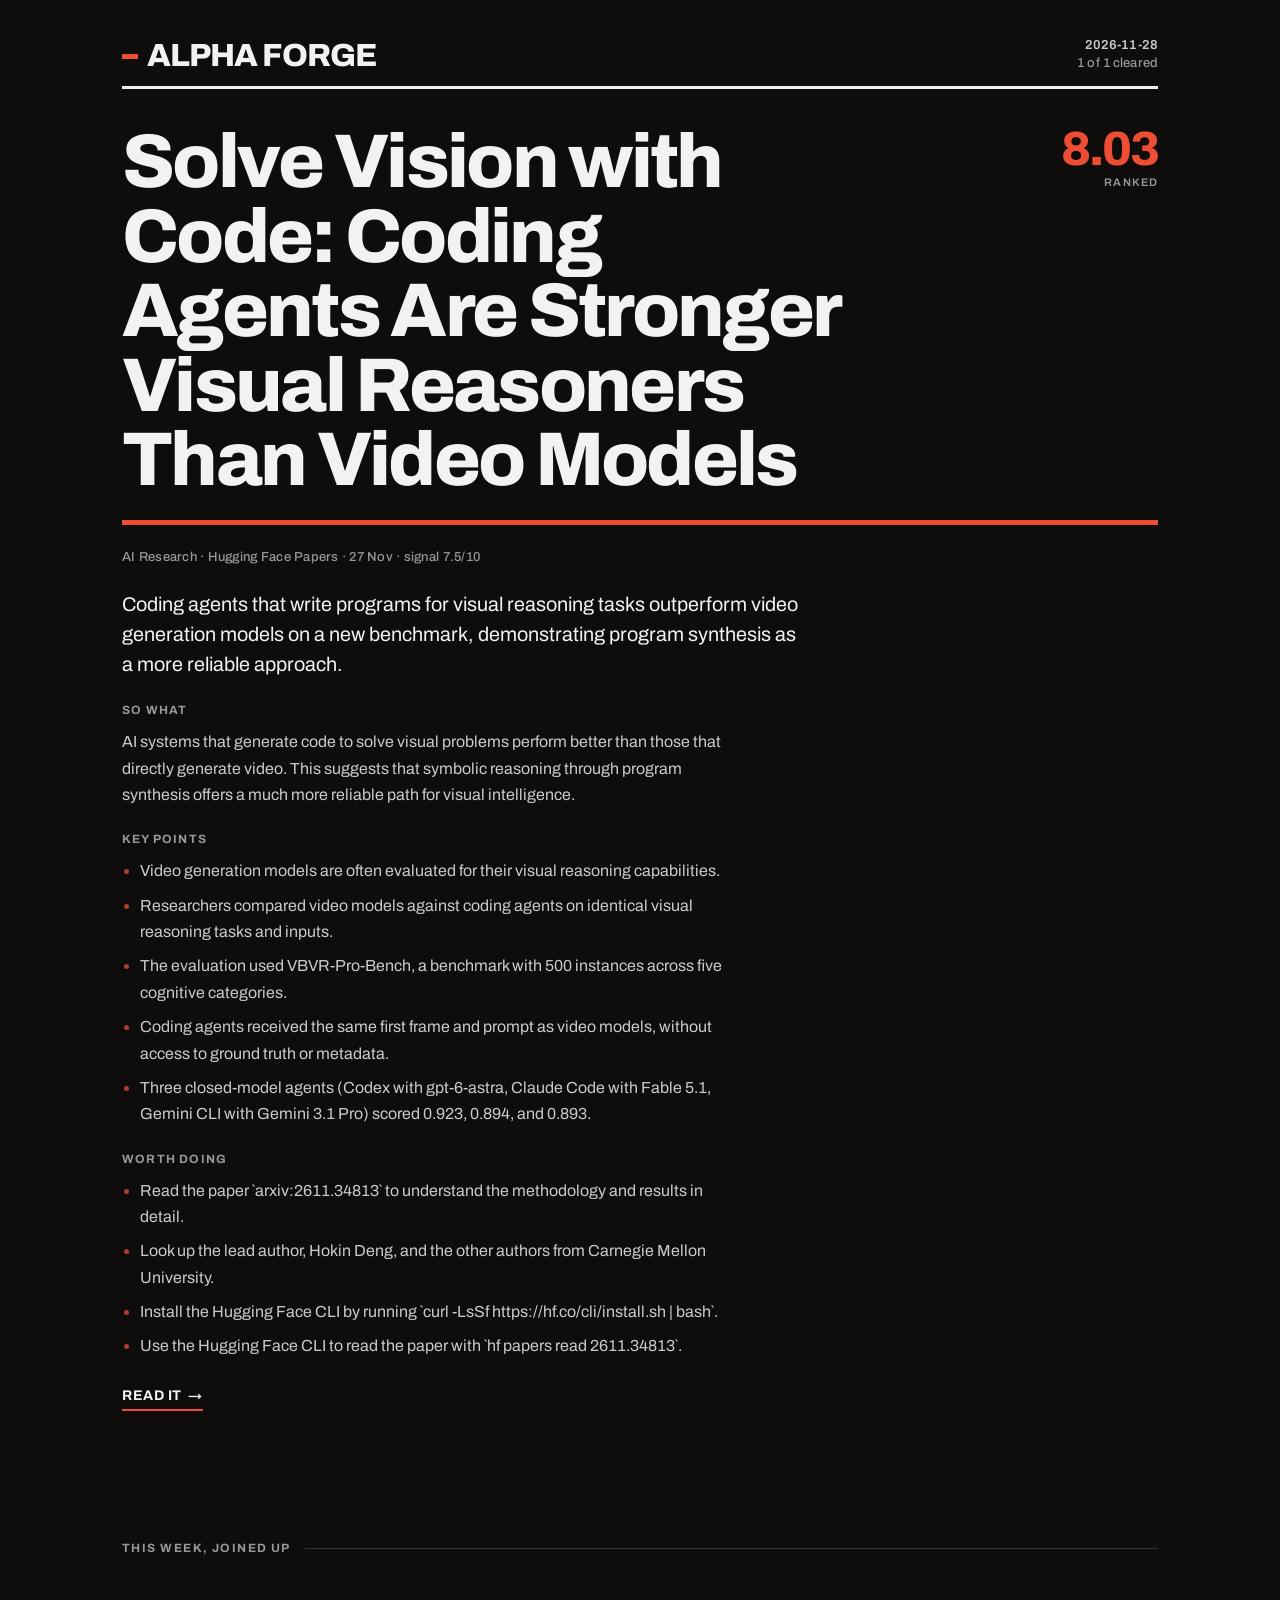
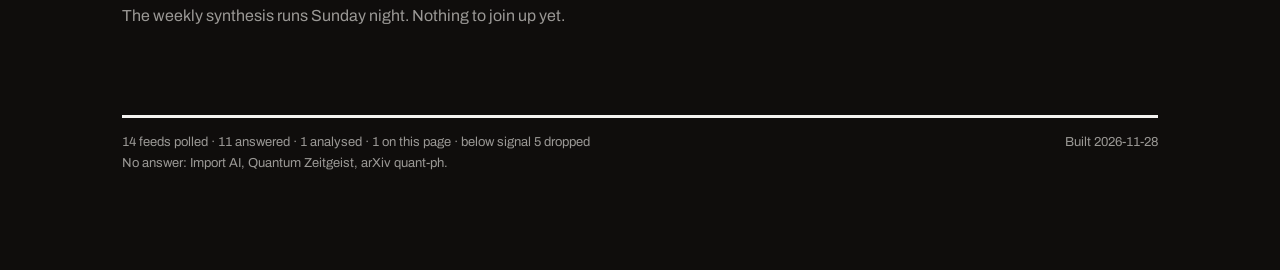
<file: index.html>
<!DOCTYPE html>
<html lang="en">
<head>
    <meta charset="UTF-8">
    <meta name="viewport" content="width=device-width, initial-scale=1.0">
    <title>Alpha Forge &mdash; 2026-11-28</title>
    <link rel="icon" href="data:image/svg+xml,<svg xmlns='http://www.w3.org/2000/svg' viewBox='0 0 16 16'><rect width='16' height='16' fill='%230D0D0C'/><rect x='2' y='6' width='12' height='4' fill='%23F0442A'/></svg>">
    <link rel="preconnect" href="https://fonts.googleapis.com">
    <link rel="preconnect" href="https://fonts.gstatic.com" crossorigin>
    <link href="https://fonts.googleapis.com/css2?family=Archivo:wght@400..800&display=swap" rel="stylesheet">
    <style>
        :root {
            color-scheme: dark;

            /* Night edition: newsprint inverted. Ground is near-black with a
               trace of warmth so it sits beside an editor without going blue. */
            --bg:        oklch(0.16 0.004 60);
            --bg-sunk:   oklch(0.13 0.004 60);
            --rule:      oklch(0.32 0.006 60);
            --rule-firm: oklch(0.54 0.008 60);

            --ink:       oklch(0.96 0.003 80);
            --ink-2:     oklch(0.84 0.004 80);
            --ink-3:     oklch(0.68 0.005 80);

            /* One accent. It belongs to rank and to the lead rule. Nothing else. */
            --signal:    oklch(0.64 0.20 32);
            --signal-dim: oklch(0.52 0.15 32);

            --font: 'Archivo', ui-sans-serif, "Segoe UI", system-ui, sans-serif;

            --s1: 4px;  --s2: 8px;  --s3: 14px;
            --s4: 22px; --s5: 36px; --s6: 64px;

            --z-sticky: 100;
        }

        * { box-sizing: border-box; }

        html { -webkit-text-size-adjust: 100%; }

        body {
            font-family: var(--font);
            font-size: 1rem;
            font-weight: 400;
            line-height: 1.65;
            background: var(--bg);
            color: var(--ink);
            margin: 0;
            font-variant-numeric: tabular-nums;
            -webkit-font-smoothing: antialiased;
            text-rendering: optimizeLegibility;
        }

        .sheet {
            max-width: 1080px;
            margin: 0 auto;
            padding: var(--s5) var(--s4) 96px;
        }

        /* ---------- masthead ---------- */
        .masthead {
            display: flex;
            align-items: flex-end;
            justify-content: space-between;
            gap: var(--s4);
            flex-wrap: wrap;
            padding-bottom: var(--s3);
            border-bottom: 3px solid var(--ink);
        }

        .wordmark {
            font-size: clamp(1.5rem, 1.2rem + 1.2vw, 2rem);
            font-weight: 800;
            letter-spacing: -0.03em;
            line-height: 1;
            margin: 0;
            text-transform: uppercase;
        }
        .wordmark .bar {
            display: inline-block;
            width: 0.5em;
            height: 0.16em;
            background: var(--signal);
            margin-right: 0.28em;
            vertical-align: 0.22em;
        }

        .dateline {
            font-size: 0.8125rem;
            font-weight: 500;
            line-height: 1.4;
            color: var(--ink-3);
            text-align: right;
            letter-spacing: 0.01em;
        }
        .dateline b { color: var(--ink-2); font-weight: 600; }

        /* ---------- stale notice ---------- */
        .stale {
            display: flex;
            gap: var(--s3);
            align-items: baseline;
            font-size: 0.9375rem;
            line-height: 1.5;
            color: var(--ink-2);
            background: var(--bg-sunk);
            border-bottom: 1px solid var(--rule);
            padding: var(--s3) var(--s4);
            margin: 0 calc(var(--s4) * -1);
        }
        .stale-flag {
            flex-shrink: 0;
            font-size: 0.75rem;
            font-weight: 700;
            letter-spacing: 0.08em;
            text-transform: uppercase;
            color: var(--bg);
            background: var(--signal);
            padding: 2px 8px;
        }

        /* ---------- the lead ---------- */
        .lead { padding: var(--s5) 0 var(--s6); }

        .lead-head {
            display: grid;
            grid-template-columns: 1fr auto;
            gap: var(--s4);
            align-items: start;
        }

        .lead h2 {
            font-size: clamp(2.25rem, 1.1rem + 4.6vw, 4.75rem);
            font-weight: 800;
            line-height: 0.98;
            letter-spacing: -0.035em;
            margin: 0;
            text-wrap: balance;
            max-width: 18ch;
        }

        .score {
            font-size: clamp(1.75rem, 1rem + 2.6vw, 3rem);
            font-weight: 800;
            line-height: 1;
            letter-spacing: -0.04em;
            color: var(--signal);
            text-align: right;
        }
        .score small {
            display: block;
            font-size: 0.6875rem;
            font-weight: 600;
            letter-spacing: 0.1em;
            text-transform: uppercase;
            color: var(--ink-3);
            margin-top: var(--s1);
        }

        .lead-rule {
            height: 5px;
            background: var(--signal);
            margin: var(--s4) 0;
        }

        .deck {
            font-size: clamp(1.0625rem, 1rem + 0.3vw, 1.3125rem);
            line-height: 1.5;
            color: var(--ink);
            max-width: 62ch;
            margin: 0 0 var(--s4);
            text-wrap: pretty;
        }

        .credit {
            font-size: 0.8125rem;
            font-weight: 500;
            color: var(--ink-3);
            letter-spacing: 0.02em;
            margin-bottom: var(--s4);
        }
        .credit .old { color: var(--signal); }

        /* ---------- the band: items 2 and 3 ---------- */
        .band {
            display: grid;
            grid-template-columns: repeat(auto-fit, minmax(300px, 1fr));
            gap: 0;
            border-top: 1px solid var(--rule-firm);
        }
        .band > * + * { border-left: 1px solid var(--rule); }

        .band-item { padding: var(--s4) var(--s4) var(--s5); }
        .band-item:first-child { padding-left: 0; }
        .band-item:last-child { padding-right: 0; }

        .band-item h3 {
            font-size: 1.375rem;
            font-weight: 700;
            line-height: 1.15;
            letter-spacing: -0.02em;
            margin: 0 0 var(--s3);
            text-wrap: balance;
        }
        .band-score {
            font-size: 0.9375rem;
            font-weight: 700;
            color: var(--signal);
            margin-bottom: var(--s2);
        }

        /* ---------- the tail: items 4+ ---------- */
        .tail { border-top: 1px solid var(--rule-firm); }
        .tail-row {
            display: grid;
            grid-template-columns: 4.5rem 1fr auto;
            gap: var(--s4);
            align-items: baseline;
            padding: var(--s3) 0;
            border-bottom: 1px solid var(--rule);
        }
        .tail-rank { font-weight: 700; color: var(--signal); }
        .tail-title { font-weight: 600; line-height: 1.3; }
        .tail-title p {
            font-weight: 400;
            font-size: 0.9375rem;
            color: var(--ink-3);
            margin: var(--s1) 0 0;
            max-width: 68ch;
        }
        .tail-src { font-size: 0.8125rem; color: var(--ink-3); white-space: nowrap; }

        /* ---------- section headings ---------- */
        .rubric {
            display: flex;
            align-items: center;
            gap: var(--s3);
            font-size: 0.75rem;
            font-weight: 700;
            letter-spacing: 0.12em;
            text-transform: uppercase;
            color: var(--ink-3);
            margin: var(--s6) 0 var(--s4);
        }
        .rubric::after {
            content: "";
            flex: 1;
            height: 1px;
            background: var(--rule);
        }
        .rubric .n { color: var(--signal); }

        /* ---------- prose inside a story ---------- */
        .story-body { max-width: 68ch; }
        .story-body h4 {
            font-size: 0.75rem;
            font-weight: 700;
            letter-spacing: 0.1em;
            text-transform: uppercase;
            color: var(--ink-3);
            margin: var(--s4) 0 var(--s2);
        }
        .story-body p { margin: 0 0 var(--s3); color: var(--ink-2); text-wrap: pretty; }
        .story-body ul { margin: 0 0 var(--s4); padding-left: 1.1em; }
        .story-body li { margin-bottom: var(--s2); color: var(--ink-2); }
        .story-body li::marker { color: var(--signal-dim); }

        .sources { font-size: 0.875rem; color: var(--ink-3); }
        .sources li { color: var(--ink-3); margin-bottom: var(--s1); }

        /* ---------- links ---------- */
        a { color: inherit; }

        .read {
            display: inline-flex;
            align-items: baseline;
            gap: 0.45em;
            font-size: 0.875rem;
            font-weight: 700;
            letter-spacing: 0.04em;
            text-transform: uppercase;
            text-decoration: none;
            color: var(--ink);
            border-bottom: 2px solid var(--signal);
            padding-bottom: 2px;
            transition: color 160ms cubic-bezier(0.2, 0, 0, 1);
        }
        .read:hover { color: var(--signal); }
        .read .arrow { transition: transform 200ms cubic-bezier(0.2, 0, 0, 1); }
        .read:hover .arrow { transform: translateX(4px); }

        .title-link {
            text-decoration: none;
            background-image: linear-gradient(var(--signal), var(--signal));
            background-repeat: no-repeat;
            background-position: 0 100%;
            background-size: 0% 2px;
            transition: background-size 220ms cubic-bezier(0.2, 0, 0, 1);
        }
        .title-link:hover { background-size: 100% 2px; }

        :focus-visible {
            outline: 3px solid var(--signal);
            outline-offset: 3px;
        }

        /* ---------- closing matter ---------- */
        .weekly { border-top: 1px solid var(--rule-firm); padding-top: var(--s4); }
        .weekly h3 { font-size: 1.25rem; font-weight: 700; margin: 0 0 var(--s3); }
        .weekly p, .weekly li { color: var(--ink-2); max-width: 68ch; }

        .empty {
            color: var(--ink-3);
            max-width: 60ch;
            margin: 0;
            padding: var(--s4) 0;
        }

        .colophon {
            border-top: 3px solid var(--ink);
            margin-top: var(--s6);
            padding-top: var(--s3);
            font-size: 0.8125rem;
            line-height: 1.6;
            color: var(--ink-3);
            display: flex;
            justify-content: space-between;
            gap: var(--s4);
            flex-wrap: wrap;
        }

        @media (max-width: 640px) {
            .lead-head { grid-template-columns: 1fr; gap: var(--s3); }
            .score { text-align: left; }
            .score small { display: inline; margin-left: 0.5em; }
            .band > * + * { border-left: none; border-top: 1px solid var(--rule); }
            .band-item { padding-left: 0; padding-right: 0; }
            .tail-row { grid-template-columns: 3.5rem 1fr; gap: var(--s3); }
            .tail-src { display: none; }
        }

        @media (prefers-reduced-motion: reduce) {
            *, *::before, *::after {
                transition-duration: 1ms !important;
                animation-duration: 1ms !important;
            }
        }
    </style>
</head>
<body>
<div class="sheet">

    <header class="masthead">
        <h1 class="wordmark"><span class="bar"></span>Alpha Forge</h1>
        <div class="dateline">
            <b>2026-11-28</b><br>
            1 of 1 cleared
        </div>
    </header>

    

    
    
    <article class="lead">
        <div class="lead-head">
            <h2>Solve Vision with Code: Coding Agents Are Stronger Visual Reasoners Than Video Models</h2>
            <div class="score">8.03<small>Ranked</small></div>
        </div>

        <div class="lead-rule"></div>

        <p class="credit">
            AI Research
             &middot; Hugging Face Papers
             &middot; 27 Nov
            
             &middot; signal 7.5/10
        </p>

        <p class="deck">Coding agents that write programs for visual reasoning tasks outperform video generation models on a new benchmark, demonstrating program synthesis as a more reliable approach.</p>

        <div class="story-body">
            
            <h4>So what</h4>
            <p>AI systems that generate code to solve visual problems perform better than those that directly generate video. This suggests that symbolic reasoning through program synthesis offers a much more reliable path for visual intelligence.</p>
            

            
            <h4>Key points</h4>
            <ul><li>Video generation models are often evaluated for their visual reasoning capabilities.</li><li>Researchers compared video models against coding agents on identical visual reasoning tasks and inputs.</li><li>The evaluation used VBVR-Pro-Bench, a benchmark with 500 instances across five cognitive categories.</li><li>Coding agents received the same first frame and prompt as video models, without access to ground truth or metadata.</li><li>Three closed-model agents (Codex with gpt-6-astra, Claude Code with Fable 5.1, Gemini CLI with Gemini 3.1 Pro) scored 0.923, 0.894, and 0.893.</li></ul>
            

            
            <h4>Worth doing</h4>
            <ul><li>Read the paper `arxiv:2611.34813` to understand the methodology and results in detail.</li><li>Look up the lead author, Hokin Deng, and the other authors from Carnegie Mellon University.</li><li>Install the Hugging Face CLI by running `curl -LsSf https://hf.co/cli/install.sh | bash`.</li><li>Use the Hugging Face CLI to read the paper with `hf papers read 2611.34813`.</li></ul>
            

            
        </div>

        
        <a class="read" href="https://huggingface.co/papers/2611.34813" target="_blank" rel="noopener">Read it <span class="arrow">&rarr;</span></a>
        
    </article>

    
    

    
    

    

    

    <h2 class="rubric">This week, joined up</h2>
    
    <p class="empty">The weekly synthesis runs Sunday night. Nothing to join up yet.</p>
    

    <footer class="colophon">
        <span>
            
            14 feeds polled &middot; 11 answered &middot; 
            1 analysed &middot; 
            
            1 on this page &middot; below signal 5 dropped
            <br>No answer: Import AI, Quantum Zeitgeist, arXiv quant-ph.
            
        </span>
        <span>Built 2026-11-28</span>
    </footer>

</div>
</body>
</html>
</file>
